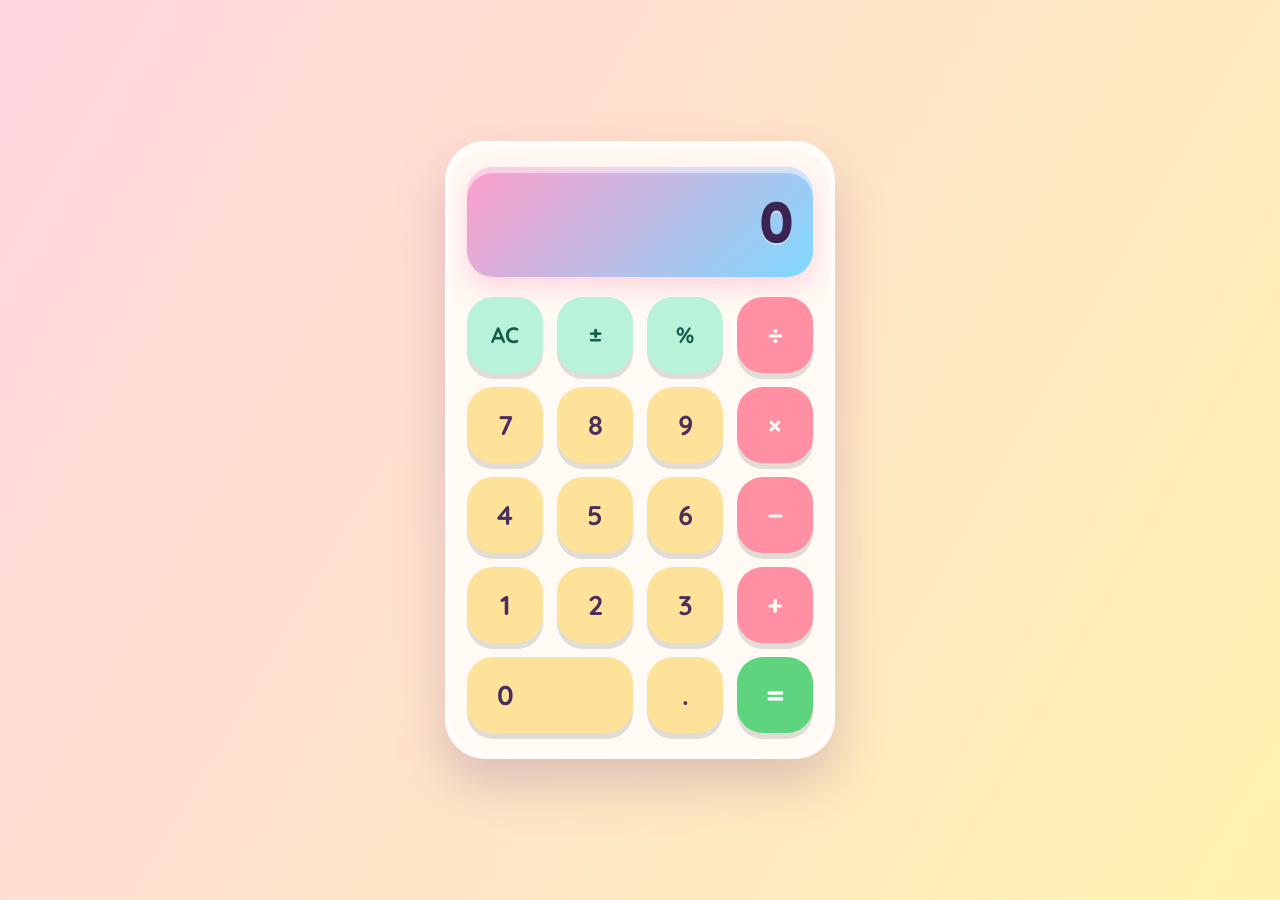
<file: calculator/index.html>
<!DOCTYPE html>
<html lang="en">
<head>
  <meta charset="UTF-8" />
  <meta name="viewport" content="width=device-width, initial-scale=1.0" />
  <title>Calculator</title>
  <link rel="stylesheet" href="style.css" />
</head>
<body>

  <main class="calculator" role="application" aria-label="Calculator">
    <div class="display" id="display" aria-live="polite">0</div>

    <div class="keys">
      <button class="key key--fn" id="clearBtn" data-action="clear">AC</button>
      <button class="key key--fn" data-action="sign">±</button>
      <button class="key key--fn" data-action="percent">%</button>
      <button class="key key--op" data-op="÷">÷</button>

      <button class="key key--num" data-num="7">7</button>
      <button class="key key--num" data-num="8">8</button>
      <button class="key key--num" data-num="9">9</button>
      <button class="key key--op" data-op="×">×</button>

      <button class="key key--num" data-num="4">4</button>
      <button class="key key--num" data-num="5">5</button>
      <button class="key key--num" data-num="6">6</button>
      <button class="key key--op" data-op="−">−</button>

      <button class="key key--num" data-num="1">1</button>
      <button class="key key--num" data-num="2">2</button>
      <button class="key key--num" data-num="3">3</button>
      <button class="key key--op" data-op="+">+</button>

      <button class="key key--num key--zero" data-num="0">0</button>
      <button class="key key--num" data-action="decimal">.</button>
      <button class="key key--op key--eq" data-action="equals">=</button>
    </div>
  </main>

  <script src="script.js"></script>
</body>
</html>
</file>
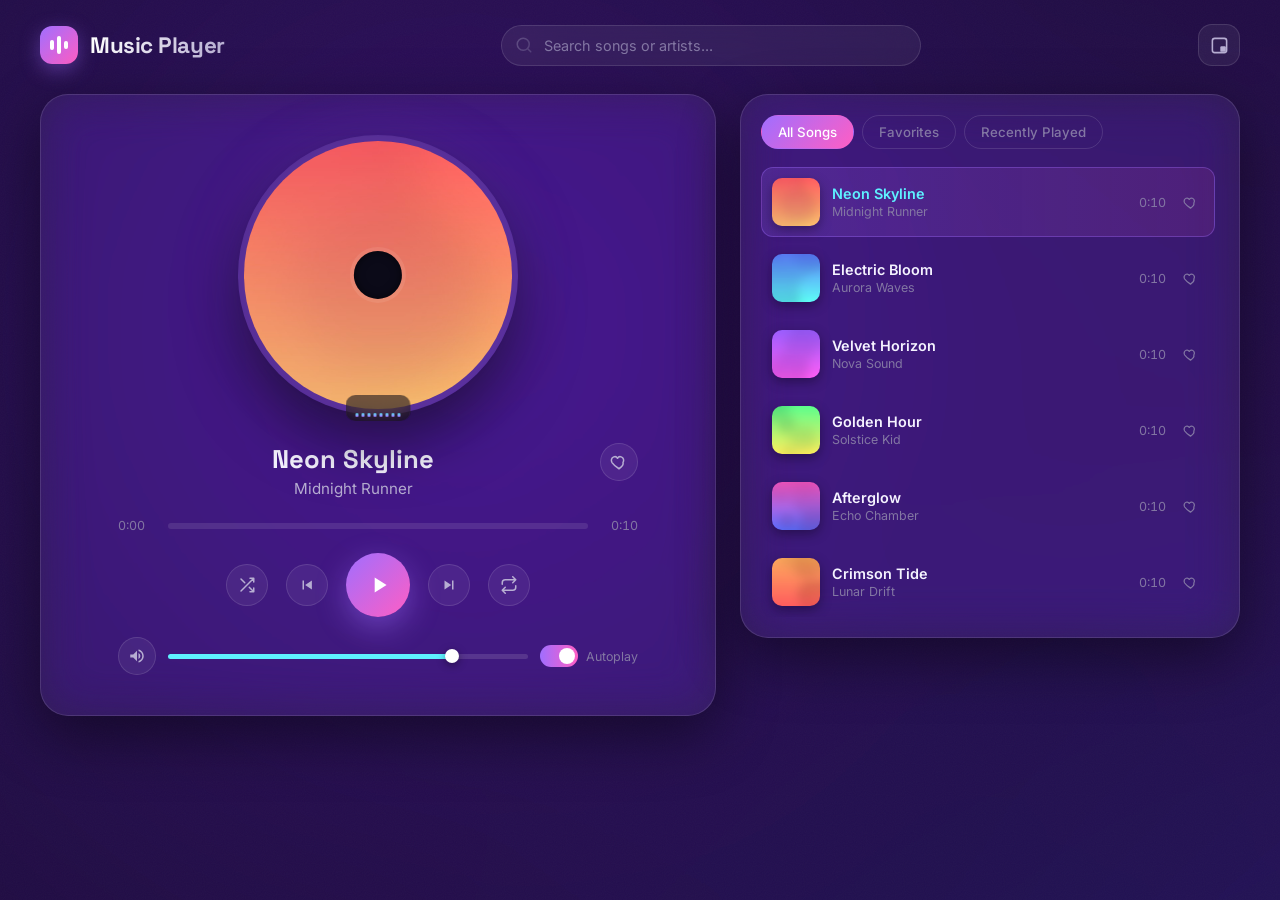
<file: Music-Player/index.html>
<!DOCTYPE html>
<html lang="en">
<head>
  <meta charset="UTF-8" />
  <meta name="viewport" content="width=device-width, initial-scale=1.0" />
  <title>Wavelength — Music Player</title>
  <link rel="icon" href="assets/images/default-cover.jpg" type="image/jpeg" />
  <link rel="stylesheet" href="style.css" />
  <link rel="preconnect" href="https://fonts.googleapis.com">
  <link href="https://fonts.googleapis.com/css2?family=Space+Grotesk:wght@400;500;600;700&family=Inter:wght@400;500;600;700&display=swap" rel="stylesheet">
</head>
<body>

  <!-- ===================== LOADER ===================== -->
  <div class="loader" id="loader">
    <div class="loader-disc">
      <div class="loader-disc-hole"></div>
    </div>
    <p class="loader-text">Tuning in<span class="dots"><span>.</span><span>.</span><span>.</span></span></p>
  </div>

  <!-- ===================== ANIMATED BACKGROUND ===================== -->
  <div class="bg-gradient" aria-hidden="true"></div>
  <div class="bg-noise" aria-hidden="true"></div>

  <!-- ===================== TOAST ===================== -->
  <div class="toast" id="toast"></div>

  <div class="app" id="app">

    <!-- ===================== HEADER ===================== -->
    <header class="app-header">
      <div class="brand">
        <span class="brand-mark">
          <span class="bar"></span><span class="bar"></span><span class="bar"></span>
        </span>
        <h1>Music Player</h1>
      </div>

      <div class="search-wrap">
        <svg class="search-icon" viewBox="0 0 24 24" fill="none"><path d="M21 21l-4.35-4.35M11 19a8 8 0 100-16 8 8 0 000 16z" stroke="currentColor" stroke-width="2" stroke-linecap="round" stroke-linejoin="round"/></svg>
        <input type="text" id="searchInput" class="search-input" placeholder="Search songs or artists..." autocomplete="off" />
      </div>

      <button class="mini-player-toggle" id="miniPlayerToggle" title="Toggle mini player">
        <svg viewBox="0 0 24 24" fill="none"><rect x="3" y="3" width="18" height="18" rx="3" stroke="currentColor" stroke-width="2"/><rect x="13" y="13" width="7" height="7" rx="1.5" fill="currentColor"/></svg>
      </button>
    </header>

    <!-- ===================== MAIN LAYOUT ===================== -->
    <main class="main-layout">

      <!-- ============ PLAYER SECTION ============ -->
      <section class="player-panel glass" id="playerPanel">

        <div class="album-wrap">
          <div class="album-glow" id="albumGlow"></div>
          <div class="album-disc" id="albumDisc">
            <img src="assets/images/cover1.jpg" alt="Album cover" id="albumCover" class="album-cover" />
            <div class="disc-hole"></div>
          </div>

          <!-- Visualizer bars -->
          <div class="visualizer" id="visualizer">
            <span></span><span></span><span></span><span></span><span></span><span></span><span></span><span></span>
          </div>
        </div>

        <div class="track-info">
          <div class="track-heading">
            <div>
              <h2 class="track-title" id="trackTitle">Neon Skyline</h2>
              <p class="track-artist" id="trackArtist">Midnight Runner</p>
            </div>
            <button class="icon-btn favorite-btn" id="favoriteBtn" title="Add to favorites">
              <svg viewBox="0 0 24 24" fill="none"><path d="M12 21s-6.7-4.35-9.3-8.2C.9 9.9 1.9 6.4 5 5.2c2-.78 4 .05 5 1.9 1-1.85 3-2.68 5-1.9 3.1 1.2 4.1 4.7 2.3 7.6C18.7 16.65 12 21 12 21z" stroke="currentColor" stroke-width="2" stroke-linejoin="round"/></svg>
            </button>
          </div>

          <!-- Progress -->
          <div class="progress-section">
            <span class="time current-time" id="currentTime">0:00</span>
            <div class="progress-bar" id="progressBar">
              <div class="progress-buffered" id="progressBuffered"></div>
              <div class="progress-filled" id="progressFilled">
                <span class="progress-handle"></span>
              </div>
            </div>
            <span class="time total-duration" id="totalDuration">0:00</span>
          </div>

          <!-- Main Controls -->
          <div class="controls">
            <button class="icon-btn control-btn" id="shuffleBtn" title="Shuffle">
              <svg viewBox="0 0 24 24" fill="none"><path d="M16 3h5v5M4 20L21 3M21 16v5h-5M15 15l6 6M4 4l5 5" stroke="currentColor" stroke-width="2" stroke-linecap="round" stroke-linejoin="round"/></svg>
            </button>

            <button class="icon-btn control-btn" id="prevBtn" title="Previous">
              <svg viewBox="0 0 24 24" fill="currentColor"><path d="M6 6h2v12H6zM9.5 12l9-6v12z"/></svg>
            </button>

            <button class="play-btn" id="playBtn" title="Play/Pause">
              <svg id="playIcon" viewBox="0 0 24 24" fill="currentColor"><path d="M8 5v14l11-7z"/></svg>
              <svg id="pauseIcon" viewBox="0 0 24 24" fill="currentColor" style="display:none"><path d="M6 5h4v14H6zM14 5h4v14h-4z"/></svg>
            </button>

            <button class="icon-btn control-btn" id="nextBtn" title="Next">
              <svg viewBox="0 0 24 24" fill="currentColor"><path d="M16 6h2v12h-2zM6 6l9 6-9 6z"/></svg>
            </button>

            <button class="icon-btn control-btn" id="repeatBtn" title="Repeat">
              <svg viewBox="0 0 24 24" fill="none"><path d="M17 1l4 4-4 4M3 11V9a4 4 0 014-4h14M7 23l-4-4 4-4M21 13v2a4 4 0 01-4 4H3" stroke="currentColor" stroke-width="2" stroke-linecap="round" stroke-linejoin="round"/></svg>
              <span class="repeat-one-dot" id="repeatOneDot"></span>
            </button>
          </div>

          <!-- Volume -->
          <div class="volume-section">
            <button class="icon-btn" id="muteBtn" title="Mute">
              <svg id="volIconHigh" viewBox="0 0 24 24" fill="currentColor"><path d="M3 10v4h4l5 5V5L7 10H3zM16.5 12a4.5 4.5 0 00-2.5-4.03v8.06A4.5 4.5 0 0016.5 12zM14 3.23v2.06c2.89.86 5 3.54 5 6.71s-2.11 5.85-5 6.71v2.06c4.01-.91 7-4.49 7-8.77s-2.99-7.86-7-8.77z"/></svg>
              <svg id="volIconMuted" viewBox="0 0 24 24" fill="currentColor" style="display:none"><path d="M16.5 12L19 9.5 17.5 8 15 10.5 12.5 8 11 9.5l2.5 2.5-2.5 2.5 1.5 1.5 2.5-2.5 2.5 2.5 1.5-1.5z"/></svg>
            </button>
            <input type="range" id="volumeSlider" class="volume-slider" min="0" max="100" value="80" />
            <span class="autoplay-toggle-wrap">
              <label class="switch" title="Autoplay next song">
                <input type="checkbox" id="autoplayToggle" checked />
                <span class="switch-track"><span class="switch-thumb"></span></span>
              </label>
              <span class="autoplay-label">Autoplay</span>
            </span>
          </div>
        </div>
      </section>

      <!-- ============ PLAYLIST SECTION ============ -->
      <aside class="playlist-panel glass">
        <div class="playlist-tabs">
          <button class="tab-btn active" data-tab="all">All Songs</button>
          <button class="tab-btn" data-tab="favorites">Favorites</button>
          <button class="tab-btn" data-tab="recent">Recently Played</button>
        </div>

        <ul class="playlist" id="playlist"><!-- injected by JS --></ul>

        <p class="empty-state" id="emptyState" style="display:none">No songs found.</p>
      </aside>

    </main>
  </div>

  <!-- ===================== MINI PLAYER ===================== -->
  <div class="mini-player" id="miniPlayer">
    <img src="assets/images/cover1.jpg" alt="" id="miniCover" class="mini-cover" />
    <div class="mini-info">
      <p class="mini-title" id="miniTitle">Neon Skyline</p>
      <p class="mini-artist" id="miniArtist">Midnight Runner</p>
    </div>
    <button class="icon-btn" id="miniPlayBtn">
      <svg id="miniPlayIcon" viewBox="0 0 24 24" fill="currentColor"><path d="M8 5v14l11-7z"/></svg>
      <svg id="miniPauseIcon" viewBox="0 0 24 24" fill="currentColor" style="display:none"><path d="M6 5h4v14H6zM14 5h4v14h-4z"/></svg>
    </button>
    <button class="icon-btn" id="miniNextBtn">
      <svg viewBox="0 0 24 24" fill="currentColor"><path d="M16 6h2v12h-2zM6 6l9 6-9 6z"/></svg>
    </button>
    <button class="icon-btn mini-close" id="miniCloseBtn">
      <svg viewBox="0 0 24 24" fill="none"><path d="M18 6L6 18M6 6l12 12" stroke="currentColor" stroke-width="2" stroke-linecap="round"/></svg>
    </button>
  </div>

  <audio id="audio" preload="metadata"></audio>

  <script src="script.js"></script>
</body>
</html>
</file>
<file: calculator/style.css>
@import url('https://fonts.googleapis.com/css2?family=Fredoka:wght@500;600;700&family=Quicksand:wght@500;600;700&display=swap');

:root {
  /* Candy-sunrise palette — soft, warm, nothing near-black or cream-serif */
  --sky-blush:   #ffd6e0;
  --sky-butter:  #fff3b0;
  --sky-mint:    #cdf5e3;
  --sky-lilac:   #e4d9ff;

  --card-bg:     #fffaf3;
  --card-shadow: rgba(120, 70, 140, 0.25);

  --display-from: #ff9ecb;
  --display-to:   #7fd8ff;
  --display-text: #3b2352;

  --num-bg:      #ffe29a;
  --num-bg-hi:   #ffd166;
  --num-text:    #4a2e5c;

  --fn-bg:       #b8f2d9;
  --fn-bg-hi:    #8fe8bd;
  --fn-text:     #145c4b;

  --op-bg:       #ff8fa3;
  --op-bg-hi:    #ff7092;
  --op-text:     #fffaf6;

  --eq-bg:       #5fd47e;
  --eq-bg-hi:    #3fc767;
  --eq-text:     #ffffff;

  --selected-bg: #fff2a8;
  --selected-text: #7a4a00;

  --font-display: 'Fredoka', system-ui, sans-serif;
  --font-ui: 'Quicksand', system-ui, sans-serif;

  --key-size: 76px;
  --gap: 14px;
}

* {
  box-sizing: border-box;
  -webkit-tap-highlight-color: transparent;
}

html, body {
  height: 100%;
}

body {
  margin: 0;
  min-height: 100vh;
  display: flex;
  align-items: center;
  justify-content: center;
  padding: 24px;
  font-family: var(--font-ui);
  background: linear-gradient(
    120deg,
    var(--sky-blush),
    var(--sky-butter),
    var(--sky-mint),
    var(--sky-lilac)
  );
  background-size: 300% 300%;
  animation: driftSky 18s ease-in-out infinite;
  overflow: hidden;
}

@keyframes driftSky {
  0%   { background-position: 0% 50%; }
  50%  { background-position: 100% 50%; }
  100% { background-position: 0% 50%; }
}

/* ---------- The calculator card ---------- */

.calculator {
  width: calc(var(--key-size) * 4 + var(--gap) * 3 + 44px);
  max-width: 100%;
  background: var(--card-bg);
  border-radius: 40px;
  padding: 26px 22px;
  box-shadow:
    0 24px 50px var(--card-shadow),
    0 0 0 6px rgba(255, 255, 255, 0.5) inset;
  animation: popIn 0.55s cubic-bezier(0.34, 1.56, 0.64, 1) both;
}

@keyframes popIn {
  0%   { transform: scale(0.8) translateY(18px); opacity: 0; }
  100% { transform: scale(1) translateY(0); opacity: 1; }
}

/* ---------- Display ---------- */

.display {
  font-family: var(--font-display);
  font-weight: 600;
  color: var(--display-text);
  font-size: clamp(2.2rem, 10vw, 3.6rem);
  text-align: right;
  padding: 26px 20px;
  margin-bottom: 20px;
  border-radius: 26px;
  line-height: 1;
  overflow: hidden;
  white-space: nowrap;
  background: linear-gradient(135deg, var(--display-from), var(--display-to));
  box-shadow:
    0 6px 0 rgba(255, 255, 255, 0.5) inset,
    0 10px 24px rgba(255, 140, 190, 0.35);
  text-shadow: 0 2px 0 rgba(255, 255, 255, 0.4);
}

/* ---------- Keypad ---------- */

.keys {
  display: grid;
  grid-template-columns: repeat(4, var(--key-size));
  grid-auto-rows: var(--key-size);
  gap: var(--gap);
  justify-content: center;
}

.key {
  border: none;
  border-radius: 26px;
  font-family: var(--font-ui);
  font-size: 1.7rem;
  font-weight: 700;
  cursor: pointer;
  color: var(--num-text);
  background: var(--num-bg);
  box-shadow: 0 6px 0 rgba(0, 0, 0, 0.12);
  transition: transform 0.12s cubic-bezier(0.34, 1.56, 0.64, 1),
              border-radius 0.12s ease,
              box-shadow 0.08s ease,
              background 0.1s ease;
  animation: popIn 0.5s cubic-bezier(0.34, 1.56, 0.64, 1) both;
}

/* Staggered entrance so the keys bounce in one after another */
.keys .key:nth-child(1)  { animation-delay: 0.02s; }
.keys .key:nth-child(2)  { animation-delay: 0.05s; }
.keys .key:nth-child(3)  { animation-delay: 0.08s; }
.keys .key:nth-child(4)  { animation-delay: 0.11s; }
.keys .key:nth-child(5)  { animation-delay: 0.14s; }
.keys .key:nth-child(6)  { animation-delay: 0.17s; }
.keys .key:nth-child(7)  { animation-delay: 0.20s; }
.keys .key:nth-child(8)  { animation-delay: 0.23s; }
.keys .key:nth-child(9)  { animation-delay: 0.26s; }
.keys .key:nth-child(10) { animation-delay: 0.29s; }
.keys .key:nth-child(11) { animation-delay: 0.32s; }
.keys .key:nth-child(12) { animation-delay: 0.35s; }
.keys .key:nth-child(13) { animation-delay: 0.38s; }
.keys .key:nth-child(14) { animation-delay: 0.41s; }
.keys .key:nth-child(15) { animation-delay: 0.44s; }
.keys .key:nth-child(16) { animation-delay: 0.47s; }
.keys .key:nth-child(17) { animation-delay: 0.50s; }

.key:hover {
  transform: translateY(-3px) rotate(-2deg);
}

/* The satisfying jelly squish when a key is actually pressed */
.key:active,
.key.is-pressed {
  transform: scale(0.88, 0.9);
  border-radius: 34px;
  box-shadow: 0 2px 0 rgba(0, 0, 0, 0.12);
}

.key--num {
  background: var(--num-bg);
  color: var(--num-text);
}
.key--num:hover { background: var(--num-bg-hi); }

.key--zero {
  grid-column: span 2;
  text-align: left;
  padding-left: 30px;
}

.key--fn {
  background: var(--fn-bg);
  color: var(--fn-text);
  font-size: 1.4rem;
}
.key--fn:hover {
  background: var(--fn-bg-hi);
  transform: translateY(-3px) rotate(4deg);
}

.key--op {
  background: var(--op-bg);
  color: var(--op-text);
}
.key--op:hover { background: var(--op-bg-hi); }

.key--op.is-selected {
  background: var(--selected-bg);
  color: var(--selected-text);
  box-shadow: 0 0 0 3px var(--op-bg) inset, 0 4px 0 rgba(0, 0, 0, 0.12);
}

.key--eq {
  background: var(--eq-bg);
  color: var(--eq-text);
  font-size: 1.9rem;
  animation:
    popIn 0.5s cubic-bezier(0.34, 1.56, 0.64, 1) both,
    inviteGlow 2.4s ease-in-out 1s infinite;
}
.key--eq:hover { background: var(--eq-bg-hi); }
.key--eq:active,
.key--eq.is-pressed {
  animation: none;
}

@keyframes inviteGlow {
  0%, 100% { box-shadow: 0 6px 0 rgba(0, 0, 0, 0.12); }
  50%      { box-shadow: 0 6px 0 rgba(0, 0, 0, 0.12), 0 0 0 8px rgba(95, 212, 126, 0.25); }
}

.key:focus-visible {
  outline: 3px solid #ffffff;
  outline-offset: 3px;
  box-shadow: 0 0 0 6px rgba(255, 143, 163, 0.6);
}

/* ---------- Responsive ---------- */

@media (max-width: 380px) {
  :root {
    --key-size: 68px;
    --gap: 12px;
  }
  .display {
    padding: 22px 16px;
  }
}

@media (prefers-reduced-motion: reduce) {
  body,
  .calculator,
  .key {
    animation: none !important;
  }
  .key:hover,
  .key:active {
    transform: none;
  }
}
</file>
<file: Music-Player/style.css>
/* =====================================================
   Music Player — style.css
   Senior FE build: dark glass theme, animated gradient bg,
   fully responsive, mobile-first.
===================================================== */

/* ---------- Design Tokens ---------- */
:root{
  --bg-1:#0b0a18;
  --bg-2:#170f2e;
  --bg-3:#2a1150;

  --accent-1:#a06eff;   /* violet */
  --accent-2:#ff5ec4;   /* pink */
  --accent-3:#5ef1ff;   /* cyan */

  --glass-bg: rgba(255,255,255,0.06);
  --glass-bg-strong: rgba(255,255,255,0.09);
  --glass-border: rgba(255,255,255,0.12);
  --glass-shadow: 0 20px 60px rgba(0,0,0,0.45);

  --text-primary:#f5f3ff;
  --text-secondary:#b7aed2;
  --text-muted:#8377a3;

  --radius-lg:28px;
  --radius-md:18px;
  --radius-sm:12px;

  --font-display:'Space Grotesk', 'Segoe UI', sans-serif;
  --font-body:'Inter', 'Segoe UI', sans-serif;

  --ease: cubic-bezier(.4,0,.2,1);
}

*{ margin:0; padding:0; box-sizing:border-box; }

html,body{
  height:100%;
  overflow-x:hidden;
}

body{
  font-family:var(--font-body);
  color:var(--text-primary);
  background:var(--bg-1);
  min-height:100vh;
  position:relative;
  -webkit-font-smoothing:antialiased;
}

::selection{ background:var(--accent-1); color:#fff; }

/* ---------- Custom Scrollbar ---------- */
::-webkit-scrollbar{ width:8px; height:8px; }
::-webkit-scrollbar-track{ background:transparent; }
::-webkit-scrollbar-thumb{
  background:linear-gradient(var(--accent-1), var(--accent-2));
  border-radius:10px;
}
::-webkit-scrollbar-thumb:hover{ background:var(--accent-2); }

/* ---------- Animated Gradient Background ---------- */
.bg-gradient{
  position:fixed;
  inset:-20%;
  z-index:-2;
  background:
    radial-gradient(circle at 20% 20%, var(--bg-3) 0%, transparent 45%),
    radial-gradient(circle at 80% 30%, #3b1263 0%, transparent 50%),
    radial-gradient(circle at 50% 80%, #1a2a6c 0%, transparent 55%),
    linear-gradient(135deg, var(--bg-1), var(--bg-2));
  background-size:200% 200%;
  animation: gradientDrift 18s ease-in-out infinite;
  filter:blur(40px) saturate(130%);
}

@keyframes gradientDrift{
  0%{ background-position:0% 0%, 100% 0%, 50% 100%, 0% 0%; }
  50%{ background-position:100% 50%, 0% 50%, 50% 0%, 100% 100%; }
  100%{ background-position:0% 0%, 100% 0%, 50% 100%, 0% 0%; }
}

.bg-noise{
  position:fixed;
  inset:0;
  z-index:-1;
  opacity:.035;
  pointer-events:none;
  background-image:url("data:image/svg+xml,%3Csvg xmlns='http://www.w3.org/2000/svg' width='100' height='100'%3E%3Cfilter id='n'%3E%3CfeTurbulence type='fractalNoise' baseFrequency='0.9' numOctaves='2' stitchTiles='stitch'/%3E%3C/filter%3E%3Crect width='100%25' height='100%25' filter='url(%23n)'/%3E%3C/svg%3E");
}

/* ---------- Glass Utility ---------- */
.glass{
  background:var(--glass-bg);
  border:1px solid var(--glass-border);
  backdrop-filter: blur(24px) saturate(160%);
  -webkit-backdrop-filter: blur(24px) saturate(160%);
  box-shadow:var(--glass-shadow);
}

/* ---------- Loader ---------- */
.loader{
  position:fixed;
  inset:0;
  z-index:999;
  display:flex;
  flex-direction:column;
  align-items:center;
  justify-content:center;
  gap:22px;
  background:var(--bg-1);
  transition:opacity .6s var(--ease), visibility .6s var(--ease);
}
.loader.hidden{ opacity:0; visibility:hidden; pointer-events:none; }

.loader-disc{
  width:70px; height:70px;
  border-radius:50%;
  background:conic-gradient(var(--accent-1), var(--accent-2), var(--accent-3), var(--accent-1));
  animation: spin 1.1s linear infinite;
  display:flex; align-items:center; justify-content:center;
  box-shadow:0 0 40px rgba(160,110,255,.5);
}
.loader-disc-hole{ width:16px; height:16px; border-radius:50%; background:var(--bg-1); }

.loader-text{ font-family:var(--font-display); color:var(--text-secondary); letter-spacing:.5px; }
.dots span{ animation: blink 1.4s infinite; opacity:0; }
.dots span:nth-child(2){ animation-delay:.2s; }
.dots span:nth-child(3){ animation-delay:.4s; }
@keyframes blink{ 0%,100%{opacity:0;} 50%{opacity:1;} }
@keyframes spin{ to{ transform:rotate(360deg); } }

/* ---------- Toast ---------- */
.toast{
  position:fixed;
  bottom:28px;
  left:50%;
  transform:translateX(-50%) translateY(20px);
  padding:12px 22px;
  border-radius:999px;
  background:var(--glass-bg-strong);
  border:1px solid var(--glass-border);
  backdrop-filter:blur(20px);
  color:var(--text-primary);
  font-size:.9rem;
  font-weight:500;
  opacity:0;
  pointer-events:none;
  z-index:900;
  transition: all .35s var(--ease);
  box-shadow:0 10px 30px rgba(0,0,0,.4);
}
.toast.show{ opacity:1; transform:translateX(-50%) translateY(0); }

/* ---------- App Shell ---------- */
.app{
  max-width:1280px;
  margin:0 auto;
  padding:24px clamp(16px, 4vw, 40px) 48px;
  position:relative;
  z-index:1;
}

/* ---------- Header ---------- */
.app-header{
  display:flex;
  align-items:center;
  gap:20px;
  justify-content:space-between;
  margin-bottom:28px;
  flex-wrap:wrap;
}

.brand{ display:flex; align-items:center; gap:12px; }

.brand-mark{
  width:38px; height:38px;
  border-radius:12px;
  background:linear-gradient(135deg, var(--accent-1), var(--accent-2));
  display:flex; align-items:center; justify-content:center; gap:3px;
  box-shadow:0 6px 20px rgba(160,110,255,.4);
}
.brand-mark .bar{
  width:4px; background:#fff; border-radius:2px;
  animation: eq 1.1s ease-in-out infinite;
}
.brand-mark .bar:nth-child(1){ height:10px; animation-delay:0s; }
.brand-mark .bar:nth-child(2){ height:18px; animation-delay:.2s; }
.brand-mark .bar:nth-child(3){ height:8px; animation-delay:.4s; }
@keyframes eq{ 0%,100%{ transform:scaleY(1);} 50%{ transform:scaleY(1.8);} }

.brand h1{
  font-family:var(--font-display);
  font-size:1.4rem;
  font-weight:700;
  letter-spacing:-.02em;
  background:linear-gradient(90deg, #fff, var(--text-secondary));
  -webkit-background-clip:text;
  background-clip:text;
  color:transparent;
}

.search-wrap{
  position:relative;
  flex:1;
  max-width:420px;
  min-width:180px;
}
.search-icon{
  position:absolute;
  left:14px; top:50%;
  transform:translateY(-50%);
  width:18px; height:18px;
  color:var(--text-muted);
  pointer-events:none;
}
.search-input{
  width:100%;
  padding:11px 16px 11px 42px;
  border-radius:999px;
  border:1px solid var(--glass-border);
  background:var(--glass-bg);
  backdrop-filter:blur(20px);
  color:var(--text-primary);
  font-family:var(--font-body);
  font-size:.9rem;
  outline:none;
  transition:all .25s var(--ease);
}
.search-input::placeholder{ color:var(--text-muted); }
.search-input:focus{
  border-color:var(--accent-1);
  box-shadow:0 0 0 4px rgba(160,110,255,.18);
  background:var(--glass-bg-strong);
}

.mini-player-toggle{
  width:42px; height:42px;
  border-radius:14px;
  border:1px solid var(--glass-border);
  background:var(--glass-bg);
  color:var(--text-secondary);
  display:flex; align-items:center; justify-content:center;
  cursor:pointer;
  transition:all .25s var(--ease);
}
.mini-player-toggle svg{ width:19px; height:19px; }
.mini-player-toggle:hover{ color:#fff; border-color:var(--accent-1); transform:translateY(-2px); }

/* ---------- Main Layout ---------- */
.main-layout{
  display:grid;
  grid-template-columns: 1.15fr 0.85fr;
  gap:24px;
  align-items:start;
}

@media (max-width: 900px){
  .main-layout{ grid-template-columns:1fr; }
}

/* ---------- Player Panel ---------- */
.player-panel{
  border-radius:var(--radius-lg);
  padding:clamp(20px, 4vw, 40px);
  display:flex;
  flex-direction:column;
  align-items:center;
  gap:28px;
  position:relative;
  overflow:hidden;
  animation: panelIn .6s var(--ease);
}

@keyframes panelIn{
  from{ opacity:0; transform:translateY(16px); }
  to{ opacity:1; transform:translateY(0); }
}

.album-wrap{
  position:relative;
  width:min(280px, 60vw);
  aspect-ratio:1/1;
  display:flex;
  align-items:center;
  justify-content:center;
}

.album-glow{
  position:absolute;
  inset:-30px;
  border-radius:50%;
  background:radial-gradient(circle, rgba(160,110,255,.45), transparent 70%);
  filter:blur(20px);
  z-index:0;
  transition:opacity .4s var(--ease);
  animation: glowPulse 3s ease-in-out infinite;
}
@keyframes glowPulse{ 0%,100%{ opacity:.55;} 50%{ opacity:1;} }

.album-disc{
  position:relative;
  width:100%;
  height:100%;
  border-radius:50%;
  overflow:hidden;
  border:6px solid rgba(255,255,255,.08);
  box-shadow:
    0 25px 60px rgba(0,0,0,.55),
    inset 0 0 0 2px rgba(255,255,255,.05);
  z-index:1;
  animation: rotateDisc 14s linear infinite;
  animation-play-state:paused;
}
.album-disc.playing{ animation-play-state:running; }

@keyframes rotateDisc{ from{ transform:rotate(0deg);} to{ transform:rotate(360deg);} }

.album-cover{
  width:100%; height:100%;
  object-fit:cover;
  display:block;
  transition:opacity .35s var(--ease);
}
.album-cover.fade{ opacity:0; }

.disc-hole{
  position:absolute;
  top:50%; left:50%;
  width:18%; height:18%;
  transform:translate(-50%,-50%);
  border-radius:50%;
  background:var(--bg-1);
  box-shadow:0 0 0 4px rgba(255,255,255,.08), inset 0 0 10px rgba(0,0,0,.6);
}

/* Visualizer */
.visualizer{
  position:absolute;
  bottom:-6px;
  left:50%;
  transform:translateX(-50%);
  display:flex;
  align-items:flex-end;
  gap:3px;
  height:26px;
  z-index:2;
  padding:4px 10px;
  border-radius:10px;
  background:rgba(10,8,20,.55);
  backdrop-filter:blur(10px);
}
.visualizer span{
  width:3px;
  border-radius:2px;
  background:linear-gradient(180deg, var(--accent-3), var(--accent-1));
  height:4px;
  animation: bounce 1s ease-in-out infinite;
  animation-play-state:paused;
}
.visualizer.playing span{ animation-play-state:running; }
.visualizer span:nth-child(1){ animation-duration:.8s; animation-delay:0s;}
.visualizer span:nth-child(2){ animation-duration:1.1s; animation-delay:.1s;}
.visualizer span:nth-child(3){ animation-duration:.7s; animation-delay:.15s;}
.visualizer span:nth-child(4){ animation-duration:1s; animation-delay:.05s;}
.visualizer span:nth-child(5){ animation-duration:.9s; animation-delay:.2s;}
.visualizer span:nth-child(6){ animation-duration:1.2s; animation-delay:.02s;}
.visualizer span:nth-child(7){ animation-duration:.75s; animation-delay:.12s;}
.visualizer span:nth-child(8){ animation-duration:1.05s; animation-delay:.08s;}

@keyframes bounce{
  0%,100%{ height:4px; }
  50%{ height:22px; }
}

/* ---------- Track Info ---------- */
.track-info{ width:100%; max-width:520px; display:flex; flex-direction:column; gap:20px; }

.track-heading{
  display:flex;
  align-items:flex-start;
  justify-content:space-between;
  gap:12px;
  text-align:center;
  animation: fadeUp .4s var(--ease);
}
.track-heading > div{ flex:1; min-width:0; }

@keyframes fadeUp{ from{ opacity:0; transform:translateY(8px);} to{opacity:1; transform:translateY(0);} }

.track-title{
  font-family:var(--font-display);
  font-size:clamp(1.2rem, 3vw, 1.6rem);
  font-weight:700;
  white-space:nowrap;
  overflow:hidden;
  text-overflow:ellipsis;
}
.track-artist{
  color:var(--text-secondary);
  font-size:.95rem;
  margin-top:4px;
  white-space:nowrap;
  overflow:hidden;
  text-overflow:ellipsis;
}

.icon-btn{
  width:38px; height:38px;
  border-radius:50%;
  border:1px solid var(--glass-border);
  background:var(--glass-bg);
  color:var(--text-secondary);
  display:flex; align-items:center; justify-content:center;
  cursor:pointer;
  flex-shrink:0;
  transition:all .25s var(--ease);
}
.icon-btn svg{ width:18px; height:18px; }
.icon-btn:hover{ color:#fff; border-color:var(--accent-2); transform:translateY(-2px) scale(1.05); box-shadow:0 8px 20px rgba(255,94,196,.25); }
.icon-btn:active{ transform:scale(.94); }

.favorite-btn.active{ color:var(--accent-2); border-color:var(--accent-2); }
.favorite-btn.active svg{ fill:var(--accent-2); }
.favorite-btn.pulse{ animation: heartPulse .4s var(--ease); }
@keyframes heartPulse{ 0%{transform:scale(1);} 40%{transform:scale(1.35);} 100%{transform:scale(1);} }

/* ---------- Progress ---------- */
.progress-section{
  display:flex;
  align-items:center;
  gap:12px;
}
.time{ font-size:.78rem; color:var(--text-muted); font-variant-numeric:tabular-nums; width:38px; flex-shrink:0; }
.total-duration{ text-align:right; }

.progress-bar{
  position:relative;
  flex:1;
  height:6px;
  border-radius:999px;
  background:rgba(255,255,255,.1);
  cursor:pointer;
  overflow:visible;
}
.progress-buffered{
  position:absolute; inset:0;
  border-radius:999px;
  background:rgba(255,255,255,.08);
  width:0%;
}
.progress-filled{
  position:absolute;
  top:0; left:0; bottom:0;
  width:0%;
  border-radius:999px;
  background:linear-gradient(90deg, var(--accent-1), var(--accent-2));
  transition:width .1s linear;
}
.progress-handle{
  position:absolute;
  right:-6px; top:50%;
  transform:translateY(-50%) scale(0);
  width:14px; height:14px;
  border-radius:50%;
  background:#fff;
  box-shadow:0 2px 8px rgba(0,0,0,.4);
  transition:transform .2s var(--ease);
}
.progress-bar:hover .progress-handle{ transform:translateY(-50%) scale(1); }

/* ---------- Controls ---------- */
.controls{
  display:flex;
  align-items:center;
  justify-content:center;
  gap:18px;
}

.control-btn{ width:42px; height:42px; }
.control-btn.active-state{ color:var(--accent-1); border-color:var(--accent-1); }

.play-btn{
  width:64px; height:64px;
  border-radius:50%;
  border:none;
  background:linear-gradient(135deg, var(--accent-1), var(--accent-2));
  color:#fff;
  display:flex; align-items:center; justify-content:center;
  cursor:pointer;
  box-shadow:0 10px 30px rgba(160,110,255,.45);
  transition:all .25s var(--ease);
  flex-shrink:0;
}
.play-btn svg{ width:26px; height:26px; margin-left:2px; }
.play-btn:hover{ transform:scale(1.06); box-shadow:0 14px 40px rgba(160,110,255,.6); }
.play-btn:active{ transform:scale(.95); }

.repeat-one-dot{
  position:absolute;
  width:5px; height:5px;
  border-radius:50%;
  background:var(--accent-2);
  bottom:5px;
  right:9px;
  display:none;
}
#repeatBtn{ position:relative; }
#repeatBtn.repeat-one .repeat-one-dot{ display:block; }

/* ---------- Volume ---------- */
.volume-section{
  display:flex;
  align-items:center;
  gap:12px;
}

.volume-slider{
  flex:1;
  -webkit-appearance:none;
  appearance:none;
  height:5px;
  border-radius:999px;
  background:linear-gradient(90deg, var(--accent-3) var(--vol, 80%), rgba(255,255,255,.12) 0);
  outline:none;
  cursor:pointer;
}
.volume-slider::-webkit-slider-thumb{
  -webkit-appearance:none;
  width:14px; height:14px;
  border-radius:50%;
  background:#fff;
  box-shadow:0 2px 8px rgba(0,0,0,.4);
  transition:transform .15s var(--ease);
}
.volume-slider::-webkit-slider-thumb:hover{ transform:scale(1.2); }
.volume-slider::-moz-range-thumb{
  width:14px; height:14px; border:none;
  border-radius:50%; background:#fff; cursor:pointer;
}

.autoplay-toggle-wrap{ display:flex; align-items:center; gap:8px; flex-shrink:0; }
.autoplay-label{ font-size:.78rem; color:var(--text-muted); white-space:nowrap; }

.switch{ position:relative; display:inline-block; width:38px; height:22px; }
.switch input{ opacity:0; width:0; height:0; }
.switch-track{
  position:absolute; inset:0;
  background:rgba(255,255,255,.15);
  border-radius:999px;
  transition:.25s var(--ease);
  cursor:pointer;
}
.switch-thumb{
  position:absolute;
  width:16px; height:16px;
  left:3px; top:3px;
  border-radius:50%;
  background:#fff;
  transition:.25s var(--ease);
}
.switch input:checked + .switch-track{ background:linear-gradient(90deg, var(--accent-1), var(--accent-2)); }
.switch input:checked + .switch-track .switch-thumb{ transform:translateX(16px); }

/* ---------- Playlist Panel ---------- */
.playlist-panel{
  border-radius:var(--radius-lg);
  padding:20px;
  display:flex;
  flex-direction:column;
  gap:14px;
  max-height:640px;
  animation: panelIn .6s var(--ease) .1s backwards;
}

.playlist-tabs{
  display:flex;
  gap:8px;
  overflow-x:auto;
  padding-bottom:4px;
}
.tab-btn{
  flex-shrink:0;
  padding:8px 16px;
  border-radius:999px;
  border:1px solid var(--glass-border);
  background:transparent;
  color:var(--text-muted);
  font-size:.83rem;
  font-weight:500;
  cursor:pointer;
  transition:all .25s var(--ease);
  font-family:var(--font-body);
}
.tab-btn:hover{ color:var(--text-primary); }
.tab-btn.active{
  background:linear-gradient(135deg, var(--accent-1), var(--accent-2));
  color:#fff;
  border-color:transparent;
}

.playlist{
  list-style:none;
  overflow-y:auto;
  display:flex;
  flex-direction:column;
  gap:6px;
  padding-right:4px;
  flex:1;
}

.song-item{
  display:flex;
  align-items:center;
  gap:12px;
  padding:10px;
  border-radius:var(--radius-sm);
  cursor:pointer;
  transition:all .22s var(--ease);
  border:1px solid transparent;
  position:relative;
  animation: itemIn .4s var(--ease) backwards;
}
@keyframes itemIn{ from{ opacity:0; transform:translateX(-10px);} to{ opacity:1; transform:translateX(0);} }

.song-item:hover{ background:rgba(255,255,255,.06); }
.song-item.active{
  background:linear-gradient(90deg, rgba(160,110,255,.18), rgba(255,94,196,.1));
  border-color:rgba(160,110,255,.35);
}

.song-thumb{
  width:48px; height:48px;
  border-radius:10px;
  object-fit:cover;
  flex-shrink:0;
  box-shadow:0 4px 12px rgba(0,0,0,.35);
}

.song-meta{ flex:1; min-width:0; }
.song-name{
  font-size:.9rem;
  font-weight:600;
  white-space:nowrap;
  overflow:hidden;
  text-overflow:ellipsis;
}
.song-item.active .song-name{ color:var(--accent-3); }
.song-sub{
  font-size:.78rem;
  color:var(--text-muted);
  white-space:nowrap;
  overflow:hidden;
  text-overflow:ellipsis;
  margin-top:2px;
}

.song-side{ display:flex; align-items:center; gap:10px; flex-shrink:0; }
.song-duration{ font-size:.78rem; color:var(--text-muted); font-variant-numeric:tabular-nums; }

.song-fav-btn{
  width:28px; height:28px;
  border-radius:50%;
  border:none;
  background:transparent;
  color:var(--text-muted);
  display:flex; align-items:center; justify-content:center;
  cursor:pointer;
  transition:all .2s var(--ease);
}
.song-fav-btn svg{ width:15px; height:15px; }
.song-fav-btn:hover{ color:var(--accent-2); transform:scale(1.15); }
.song-fav-btn.active{ color:var(--accent-2); }
.song-fav-btn.active svg{ fill:var(--accent-2); }

.mini-equalizer{
  display:flex;
  align-items:flex-end;
  gap:2px;
  height:14px;
  width:14px;
}
.mini-equalizer span{
  width:2.5px;
  background:var(--accent-3);
  border-radius:1px;
  animation:bounce .9s ease-in-out infinite;
}
.mini-equalizer span:nth-child(1){ animation-delay:0s; }
.mini-equalizer span:nth-child(2){ animation-delay:.2s; }
.mini-equalizer span:nth-child(3){ animation-delay:.4s; }

.empty-state{
  text-align:center;
  color:var(--text-muted);
  font-size:.9rem;
  padding:30px 10px;
}

/* ---------- Mini Player ---------- */
.mini-player{
  position:fixed;
  bottom:20px;
  right:20px;
  left:auto;
  display:flex;
  align-items:center;
  gap:12px;
  padding:10px 14px;
  border-radius:999px;
  background:var(--glass-bg-strong);
  border:1px solid var(--glass-border);
  backdrop-filter:blur(24px);
  box-shadow:0 20px 50px rgba(0,0,0,.5);
  z-index:500;
  transform:translateY(140%);
  opacity:0;
  transition:all .4s var(--ease);
  max-width:320px;
  width:calc(100% - 40px);
}
.mini-player.visible{ transform:translateY(0); opacity:1; }

.mini-cover{
  width:42px; height:42px;
  border-radius:50%;
  object-fit:cover;
  animation: rotateDisc 14s linear infinite;
  animation-play-state:paused;
  flex-shrink:0;
}
.mini-cover.playing{ animation-play-state:running; }

.mini-info{ flex:1; min-width:0; }
.mini-title{ font-size:.83rem; font-weight:600; white-space:nowrap; overflow:hidden; text-overflow:ellipsis; }
.mini-artist{ font-size:.72rem; color:var(--text-muted); white-space:nowrap; overflow:hidden; text-overflow:ellipsis; }

.mini-player .icon-btn{ width:32px; height:32px; }
.mini-player .icon-btn svg{ width:15px; height:15px; }
.mini-close{ color:var(--text-muted); }

/* ---------- Responsive ---------- */
@media (max-width: 640px){
  .app-header{ gap:12px; }
  .search-wrap{ order:3; max-width:100%; flex-basis:100%; }
  .controls{ gap:12px; }
  .control-btn{ width:38px; height:38px; }
  .play-btn{ width:58px; height:58px; }
  .playlist-panel{ max-height:none; }
  .mini-player{ right:12px; left:12px; width:auto; }
  .volume-section{ flex-wrap:wrap; }
}

@media (max-width: 400px){
  .track-heading{ flex-direction:column; align-items:center; text-align:center; }
  .track-heading > div{ text-align:center; }
}

@media (min-width: 1400px){
  .app{ max-width:1440px; }
}

/* ---------- Reduced Motion ---------- */
@media (prefers-reduced-motion: reduce){
  *{ animation-duration:0.001ms !important; animation-iteration-count:1 !important; transition-duration:0.001ms !important; }
}

/* ---------- Focus states ---------- */
button:focus-visible, input:focus-visible, .song-item:focus-visible{
  outline:2px solid var(--accent-3);
  outline-offset:3px;
}
</file>
